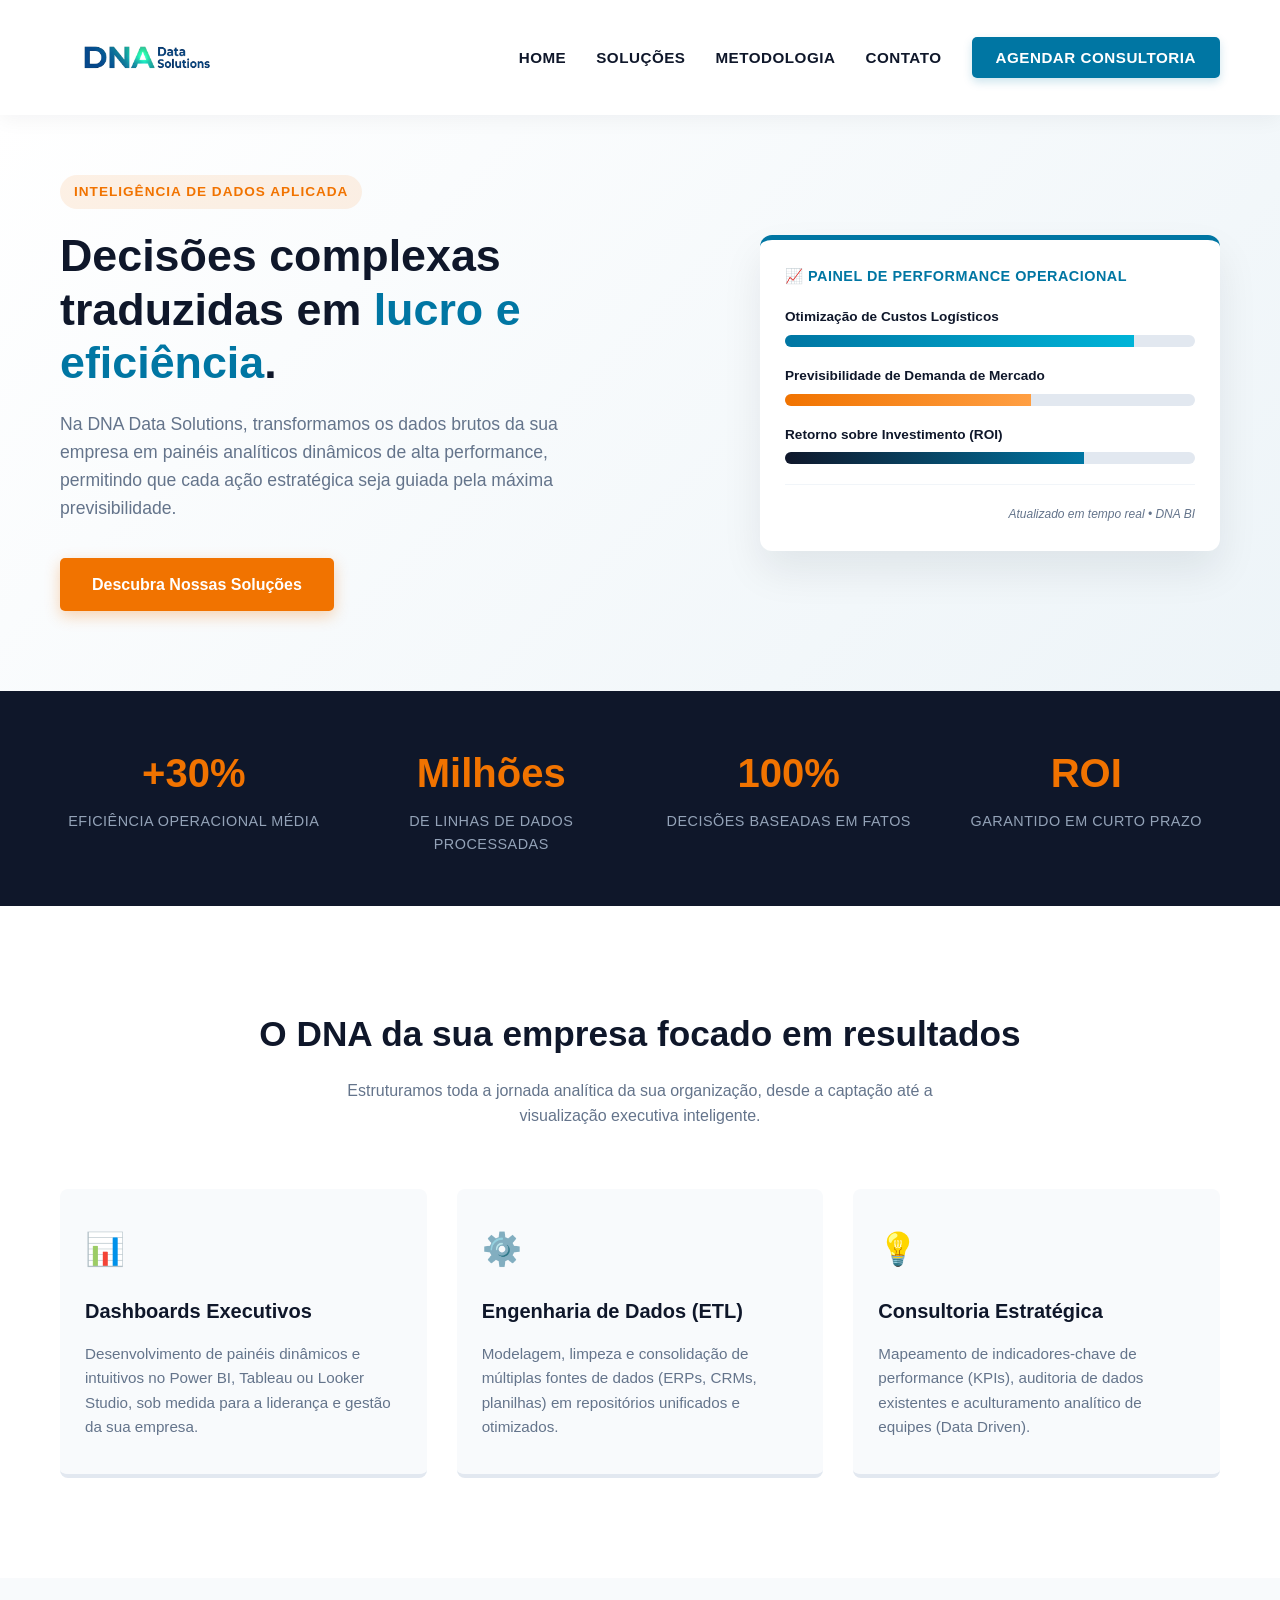
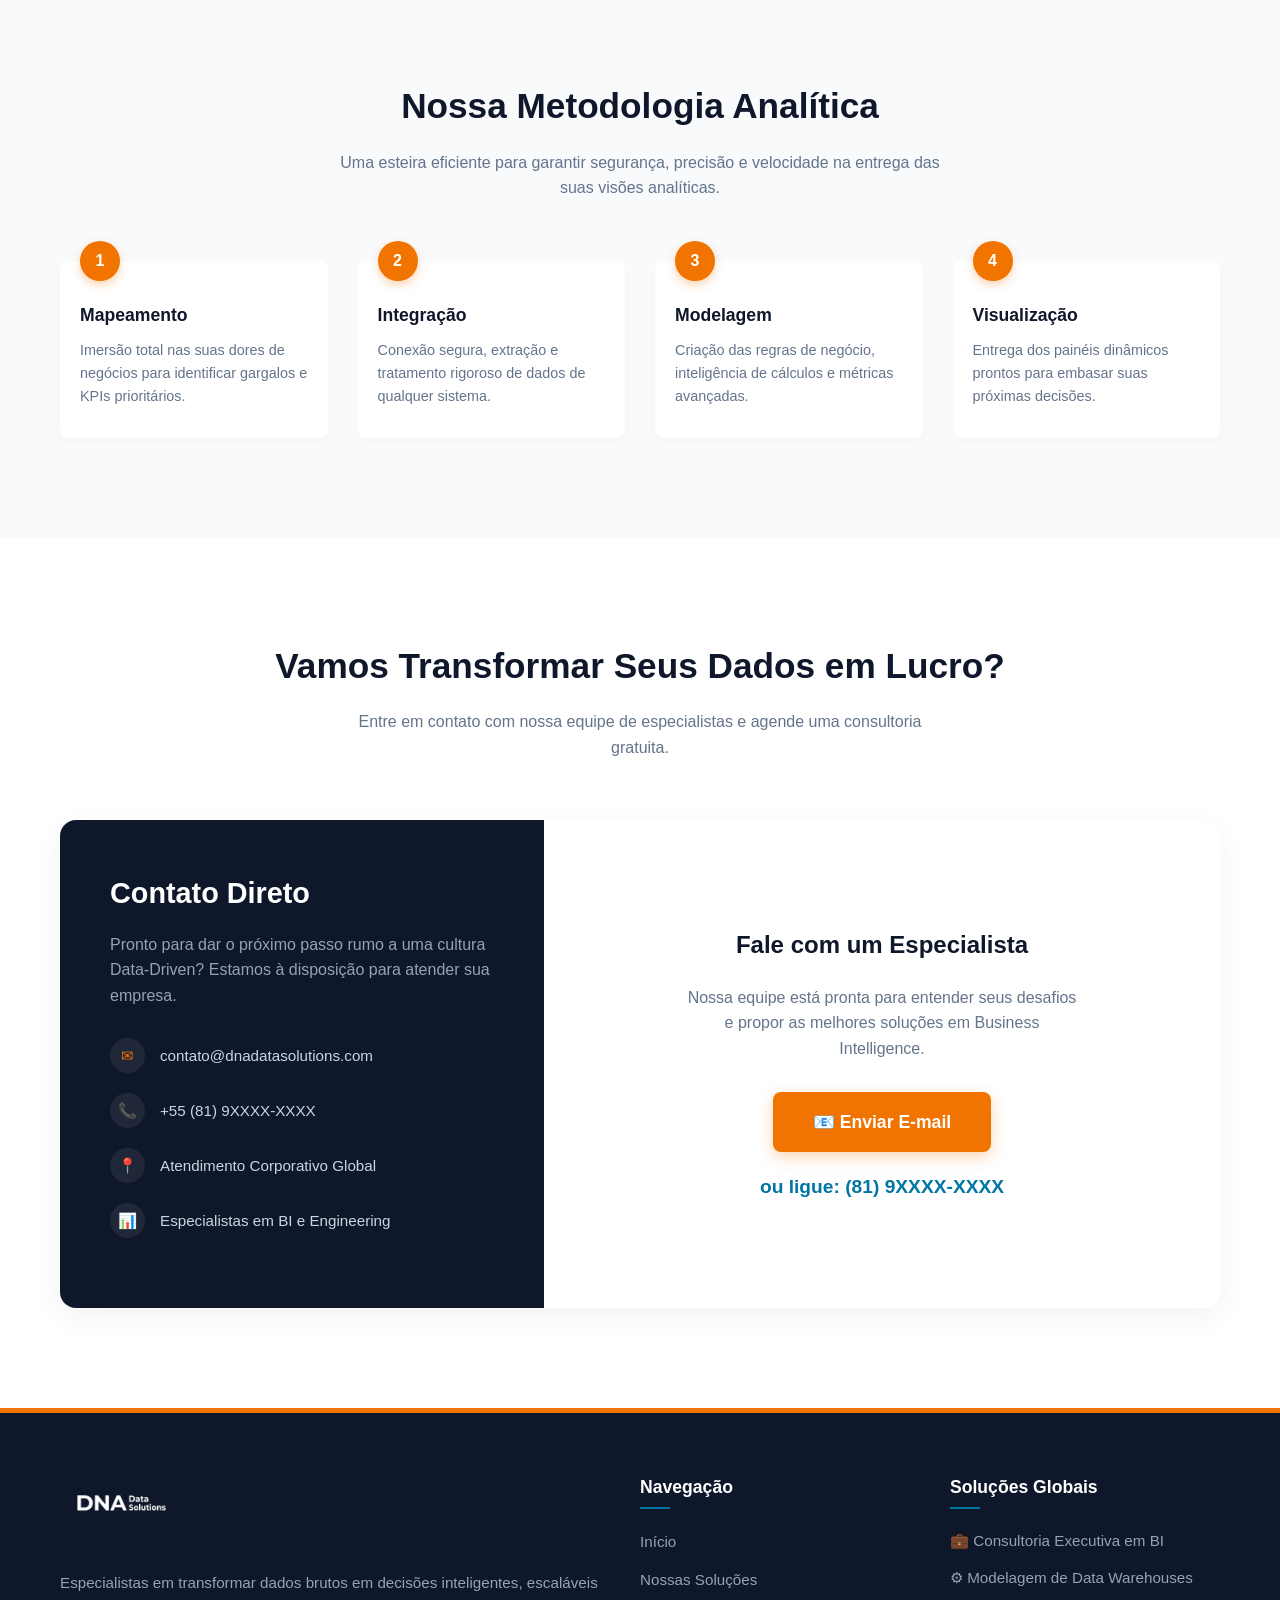
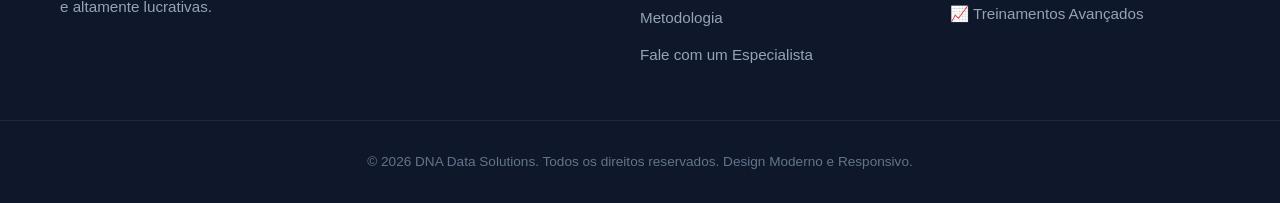
<file: index.html>
<!DOCTYPE html>
<html lang="pt-BR">
<head>
    <meta charset="UTF-8">
    <meta name="viewport" content="width=device-width, initial-scale=1.0, viewport-fit=cover">
    <title>DNA Data Solutions | Consultoria em Business Intelligence</title>
    <style>
        /* ==========================================================================
           RESET E CONFIGURAÇÕES GERAIS
           ========================================================================== */
        * {
            margin: 0;
            padding: 0;
            box-sizing: border-box;
            font-family: 'Segoe UI', Tahoma, Geneva, Verdana, sans-serif;
        }

        :root {
            --cor-primaria: #0f172a;    /* Azul Escuro Corporativo (Texto DNA) */
            --cor-secundaria: #0076a3;  /* Azul Intermediário (Gráfico/DNA) */
            --cor-acentuada: #f17300;   /* Laranja Vibrante (Seta de Crescimento) */
            --cor-fundo-claro: #f8fafc; /* Cinza Fundo Suave */
            --cor-texto-mutado: #64748b;/* Texto secundário */
            --transicao: all 0.3s cubic-bezier(0.25, 0.8, 0.25, 1);
        }

        html {
            scroll-behavior: smooth;
        }

        body {
            background-color: var(--cor-fundo-claro);
            color: var(--cor-primaria);
            overflow-x: hidden;
            line-height: 1.6;
        }

        .container {
            max-width: 1200px;
            margin: 0 auto;
            padding: 0 20px;
        }

        /* ==========================================================================
           HEADER & NAVBAR (Logo em Destaque Ampliado)
           ========================================================================== */
        .navbar {
            display: block;
            background-color: #ffffff;
            box-shadow: 0 4px 20px rgba(15, 23, 42, 0.05);
            position: sticky;
            top: 0;
            z-index: 1000;
            padding: 15px 0;
        }

        .navbar-container {
            display: flex;
            align-items: center;
            justify-content: space-between;
            flex-wrap: wrap;
            gap: 20px;
        }

        .brand-logo-wrapper img {
            height: 85px;
            width: auto;
            display: block;
            cursor: pointer;
            transition: var(--transicao);
        }

        .brand-logo-wrapper img:hover {
            transform: scale(1.02);
            filter: drop-shadow(0 4px 12px rgba(0, 118, 163, 0.15));
        }

        .nav-menu-wrapper {
            flex: 1;
            display: flex;
            justify-content: flex-end;
        }

        .nav-links {
            display: flex;
            list-style: none;
            gap: 30px;
            align-items: center;
            flex-wrap: wrap;
            justify-content: flex-end;
        }

        .nav-links a {
            text-decoration: none;
            color: var(--cor-primaria);
            font-weight: 600;
            font-size: 0.95rem;
            text-transform: uppercase;
            letter-spacing: 0.5px;
            transition: var(--transicao);
            position: relative;
            padding: 5px 0;
        }

        .nav-links a::after {
            content: '';
            position: absolute;
            bottom: 0;
            left: 0;
            width: 0;
            height: 2px;
            background-color: var(--cor-acentuada);
            transition: var(--transicao);
        }

        .nav-links a:hover {
            color: var(--cor-acentuada);
        }

        .nav-links a:hover::after {
            width: 100%;
        }

        .nav-links .btn-cta-nav {
            background-color: var(--cor-secundaria);
            color: #ffffff;
            padding: 12px 24px;
            border-radius: 5px;
            box-shadow: 0 4px 10px rgba(0, 118, 163, 0.2);
        }

        .nav-links .btn-cta-nav::after {
            display: none;
        }

        .nav-links .btn-cta-nav:hover {
            background-color: var(--cor-primaria);
            color: #ffffff;
            transform: translateY(-2px);
            box-shadow: 0 6px 14px rgba(15, 23, 42, 0.2);
        }

        /* ==========================================================================
           HERO SECTION
           ========================================================================== */
        .hero {
            background: linear-gradient(135deg, #ffffff 0%, #edf4f8 100%);
            padding: 60px 0 80px 0;
            position: relative;
        }

        .hero-layout {
            display: flex;
            flex-wrap: wrap;
            align-items: center;
            gap: 40px;
        }

        .hero-text {
            flex: 1.2;
            min-width: 280px;
        }

        .hero-visual {
            flex: 1;
            text-align: right;
            min-width: 280px;
        }

        .mockup-dashboard {
            background-color: #ffffff;
            border-radius: 12px;
            box-shadow: 0 20px 40px rgba(15, 23, 42, 0.08);
            padding: 25px;
            display: inline-block;
            width: 100%;
            max-width: 460px;
            text-align: left;
            border-top: 5px solid var(--cor-secundaria);
        }

        .hero-tag {
            background-color: rgba(241, 115, 0, 0.1);
            color: var(--cor-acentuada);
            padding: 6px 14px;
            border-radius: 20px;
            font-size: 0.85rem;
            font-weight: 700;
            text-transform: uppercase;
            letter-spacing: 1px;
            display: inline-block;
            margin-bottom: 20px;
        }

        .hero h1 {
            font-size: 2.8rem;
            line-height: 1.2;
            color: var(--cor-primaria);
            margin-bottom: 20px;
        }

        .hero h1 span {
            color: var(--cor-secundaria);
        }

        .hero p {
            font-size: 1.1rem;
            color: var(--cor-texto-mutado);
            margin-bottom: 35px;
            max-width: 540px;
        }

        .btn-principal {
            display: inline-block;
            background-color: var(--cor-acentuada);
            color: #ffffff;
            text-decoration: none;
            padding: 14px 32px;
            border-radius: 5px;
            font-weight: 600;
            box-shadow: 0 5px 15px rgba(241, 115, 0, 0.3);
            transition: var(--transicao);
        }

        .btn-principal:hover {
            transform: translateY(-3px);
            box-shadow: 0 8px 22px rgba(241, 115, 0, 0.4);
            background-color: #d66600;
        }

        .dash-row {
            display: block;
            margin-bottom: 15px;
        }
        .dash-bar {
            height: 12px;
            background-color: #e2e8f0;
            border-radius: 6px;
            margin-top: 6px;
            position: relative;
            overflow: hidden;
        }
        .dash-fill-1 { width: 85%; background: linear-gradient(90deg, var(--cor-secundaria), #00b4d8); height: 100%; }
        .dash-fill-2 { width: 60%; background: linear-gradient(90deg, var(--cor-acentuada), #ff9f43); height: 100%; }
        .dash-fill-3 { width: 73%; background: linear-gradient(90deg, var(--cor-primaria), var(--cor-secundaria)); height: 100%; }

        /* ==========================================================================
           MÉTRICAS / NÚMEROS
           ========================================================================== */
        .metricas {
            background-color: var(--cor-primaria);
            color: #ffffff;
            padding: 50px 0;
            text-align: center;
        }

        .metricas-grid {
            display: flex;
            flex-wrap: wrap;
            justify-content: space-between;
            gap: 30px;
        }

        .metrica-item {
            flex: 1;
            min-width: 180px;
        }

        .metrica-numero {
            font-size: 2.5rem;
            font-weight: 700;
            color: var(--cor-acentuada);
            margin-bottom: 5px;
        }

        .metrica-rotulo {
            font-size: 0.9rem;
            color: #94a3b8;
            text-transform: uppercase;
            letter-spacing: 0.5px;
        }

        /* ==========================================================================
           PILARES DE SERVIÇOS
           ========================================================================== */
        .servicos {
            padding: 100px 0;
            background-color: #ffffff;
        }

        .secao-titulo {
            text-align: center;
            margin-bottom: 60px;
        }

        .secao-titulo h2 {
            font-size: 2.2rem;
            color: var(--cor-primaria);
            margin-bottom: 15px;
        }

        .secao-titulo p {
            color: var(--cor-texto-mutado);
            font-size: 1rem;
            max-width: 600px;
            margin: 0 auto;
        }

        .servicos-row {
            display: flex;
            flex-wrap: wrap;
            gap: 30px;
        }

        .servico-card {
            flex: 1;
            background-color: var(--cor-fundo-claro);
            padding: 35px 25px;
            border-radius: 8px;
            border-bottom: 4px solid #e2e8f0;
            transition: var(--transicao);
        }

        .servico-card:hover {
            transform: translateY(-10px);
            border-bottom-color: var(--cor-secundaria);
            box-shadow: 0 15px 30px rgba(15, 23, 42, 0.05);
            background-color: #ffffff;
        }

        .servico-icon {
            font-size: 2rem;
            margin-bottom: 20px;
            color: var(--cor-secundaria);
            display: inline-block;
        }

        .servico-card h3 {
            font-size: 1.25rem;
            margin-bottom: 15px;
            color: var(--cor-primaria);
        }

        .servico-card p {
            font-size: 0.95rem;
            color: var(--cor-texto-mutado);
        }

        /* ==========================================================================
           PROCESSO METODOLÓGICO
           ========================================================================== */
        .processo {
            padding: 100px 0;
            background-color: var(--cor-fundo-claro);
        }

        .processo-linha {
            display: flex;
            flex-wrap: wrap;
            gap: 30px;
        }

        .passo-item {
            flex: 1;
            position: relative;
            background: #ffffff;
            padding: 30px 20px;
            border-radius: 8px;
            box-shadow: 0 4px 10px rgba(0,0,0,0.02);
        }

        .passo-numero {
            position: absolute;
            top: -20px;
            left: 20px;
            background-color: var(--cor-acentuada);
            color: #ffffff;
            width: 40px;
            height: 40px;
            border-radius: 50%;
            font-weight: 700;
            text-align: center;
            line-height: 40px;
            box-shadow: 0 4px 10px rgba(241, 115, 0, 0.3);
        }

        .passo-item h4 {
            margin-top: 10px;
            margin-bottom: 10px;
            font-size: 1.1rem;
        }

        .passo-item p {
            font-size: 0.9rem;
            color: var(--cor-texto-mutado);
        }

        /* ==========================================================================
           SEÇÃO DE CONTATO INFORMATIVA (SEM FORMULÁRIO)
           ========================================================================== */
        .contato-secao {
            padding: 100px 0;
            background-color: #ffffff;
        }

        .contato-wrapper {
            display: flex;
            flex-wrap: wrap;
            background-color: var(--cor-fundo-claro);
            border-radius: 16px;
            overflow: hidden;
            box-shadow: 0 10px 30px rgba(15, 23, 42, 0.05);
        }

        .contato-info-box {
            flex: 1;
            background-color: var(--cor-primaria);
            color: #ffffff;
            padding: 50px;
        }

        .contato-info-box h3 {
            font-size: 1.8rem;
            margin-bottom: 15px;
            color: #ffffff;
        }

        .contato-info-box p {
            color: #94a3b8;
            margin-bottom: 30px;
            font-size: 1rem;
        }

        .lista-detalhes {
            list-style: none;
        }

        .lista-detalhes li {
            margin-bottom: 20px;
            display: flex;
            align-items: center;
            gap: 15px;
            font-size: 0.95rem;
            color: #cbd5e1;
        }

        .lista-detalhes .icon-circulo {
            background-color: rgba(255,255,255,0.07);
            width: 35px;
            height: 35px;
            border-radius: 50%;
            text-align: center;
            line-height: 35px;
            color: var(--cor-acentuada);
        }

        .contato-acoes {
            flex: 1.5;
            padding: 50px;
            background-color: #ffffff;
            display: flex;
            flex-direction: column;
            justify-content: center;
            align-items: center;
            text-align: center;
        }

        .contato-acoes h4 {
            font-size: 1.5rem;
            color: var(--cor-primaria);
            margin-bottom: 20px;
        }

        .contato-acoes p {
            color: var(--cor-texto-mutado);
            margin-bottom: 30px;
            max-width: 400px;
        }

        .btn-contato-grande {
            display: inline-block;
            background-color: var(--cor-acentuada);
            color: #ffffff;
            text-decoration: none;
            padding: 16px 40px;
            border-radius: 8px;
            font-weight: 700;
            font-size: 1.1rem;
            transition: var(--transicao);
            box-shadow: 0 5px 15px rgba(241, 115, 0, 0.3);
        }

        .btn-contato-grande:hover {
            transform: translateY(-3px);
            background-color: #d66600;
            box-shadow: 0 8px 22px rgba(241, 115, 0, 0.4);
        }

        .email-destaque {
            font-size: 1.2rem;
            color: var(--cor-secundaria);
            font-weight: 600;
            margin-top: 20px;
            word-break: break-all;
        }

        /* ==========================================================================
           FOOTER
           ========================================================================== */
        footer {
            background-color: var(--cor-primaria);
            color: #ffffff;
            padding: 60px 0 30px 0;
            border-top: 5px solid var(--cor-acentuada);
        }

        .footer-layout {
            display: flex;
            flex-wrap: wrap;
            gap: 40px;
            margin-bottom: 40px;
        }

        .footer-col-main {
            flex: 2;
            min-width: 200px;
        }

        .footer-col-links {
            flex: 1;
            min-width: 150px;
        }

        .footer-col-contato {
            flex: 1;
            min-width: 180px;
        }

        .footer-logo {
            height: 60px;
            margin-bottom: 20px;
            filter: brightness(0) invert(1);
        }

        .footer-layout h5 {
            font-size: 1.1rem;
            color: #ffffff;
            margin-bottom: 20px;
            position: relative;
            padding-bottom: 8px;
        }

        .footer-layout h5::after {
            content: '';
            position: absolute;
            bottom: 0;
            left: 0;
            width: 30px;
            height: 2px;
            background-color: var(--cor-secundaria);
        }

        .footer-menu {
            list-style: none;
        }

        .footer-menu li {
            margin-bottom: 12px;
        }

        .footer-menu a {
            color: #94a3b8;
            text-decoration: none;
            font-size: 0.95rem;
            transition: var(--transicao);
        }

        .footer-menu a:hover {
            color: var(--cor-acentuada);
            padding-left: 5px;
        }

        .contato-info p {
            color: #94a3b8;
            font-size: 0.95rem;
            margin-bottom: 12px;
        }

        .footer-bottom {
            border-top: 1px solid #1e293b;
            padding-top: 30px;
            text-align: center;
            font-size: 0.85rem;
            color: #64748b;
        }

        /* Responsividade extra */
        @media (max-width: 768px) {
            .navbar-container {
                flex-direction: column;
                align-items: center;
            }
            .nav-menu-wrapper {
                justify-content: center;
            }
            .nav-links {
                gap: 15px;
                justify-content: center;
            }
            .hero h1 {
                font-size: 2rem;
            }
            .hero-layout {
                flex-direction: column;
            }
            .hero-visual {
                text-align: center;
            }
            .metricas-grid {
                flex-direction: column;
                align-items: center;
            }
            .servicos-row, .processo-linha {
                flex-direction: column;
            }
            .contato-wrapper {
                flex-direction: column;
            }
            .contato-info-box, .contato-acoes {
                width: 100%;
            }
        }
    </style>
</head>
<body>

    <!-- ==========================================
         BARRA DE NAVEGAÇÃO (NAVBAR)
         ========================================== -->
    <header class="navbar">
        <div class="container navbar-container">
            <div class="brand-logo-wrapper">
                <a href="#home">
                    <img src="logo.png" alt="DNA Data Solutions - Consultoria em Business Intelligence">
                </a>
            </div>
            
            <nav class="nav-menu-wrapper">
                <ul class="nav-links">
                    <li><a href="#home">Home</a></li>
                    <li><a href="#servicos">Soluções</a></li>
                    <li><a href="#metodologia">Metodologia</a></li>
                    <li><a href="#contato">Contato</a></li>
                    <li><a href="#contato" class="btn-cta-nav">Agendar Consultoria</a></li>
                </ul>
            </nav>
        </div>
    </header>

    <!-- ==========================================
         HERO SECTION
         ========================================== -->
    <section id="home" class="hero">
        <div class="container hero-layout">
            <div class="hero-text">
                <div class="hero-tag">Inteligência de Dados Aplicada</div>
                <h1>Decisões complexas traduzidas em <span>lucro e eficiência</span>.</h1>
                <p>Na DNA Data Solutions, transformamos os dados brutos da sua empresa em painéis analíticos dinâmicos de alta performance, permitindo que cada ação estratégica seja guiada pela máxima previsibilidade.</p>
                <a href="#servicos" class="btn-principal">Descubra Nossas Soluções</a>
            </div>
            
            <div class="hero-visual">
                <div class="mockup-dashboard">
                    <p style="font-weight: 700; font-size: 0.9rem; margin-bottom: 15px; color: var(--cor-secundaria); text-transform:uppercase; letter-spacing:0.5px;">📈 Painel de Performance Operacional</p>
                    <div class="dash-row">
                        <span style="font-size:0.85rem; font-weight:600;">Otimização de Custos Logísticos</span>
                        <div class="dash-bar"><div class="dash-fill-1"></div></div>
                    </div>
                    <div class="dash-row">
                        <span style="font-size:0.85rem; font-weight:600;">Previsibilidade de Demanda de Mercado</span>
                        <div class="dash-bar"><div class="dash-fill-2"></div></div>
                    </div>
                    <div class="dash-row">
                        <span style="font-size:0.85rem; font-weight:600;">Retorno sobre Investimento (ROI)</span>
                        <div class="dash-bar"><div class="dash-fill-3"></div></div>
                    </div>
                    <div style="margin-top:20px; padding-top:15px; border-top:1px solid #f1f5f9; text-align:right;">
                        <span style="font-size:0.75rem; color:var(--cor-texto-mutado); font-style:italic;">Atualizado em tempo real • DNA BI</span>
                    </div>
                </div>
            </div>
        </div>
    </section>

    <!-- ==========================================
         SESSÃO DE MÉTRICAS
         ========================================== -->
    <section class="metricas">
        <div class="container metricas-grid">
            <div class="metrica-item">
                <div class="metrica-numero">+30%</div>
                <div class="metrica-rotulo">Eficiência Operacional Média</div>
            </div>
            <div class="metrica-item">
                <div class="metrica-numero">Milhões</div>
                <div class="metrica-rotulo">De Linhas de Dados Processadas</div>
            </div>
            <div class="metrica-item">
                <div class="metrica-numero">100%</div>
                <div class="metrica-rotulo">Decisões Baseadas em Fatos</div>
            </div>
            <div class="metrica-item">
                <div class="metrica-numero">ROI</div>
                <div class="metrica-rotulo">Garantido em Curto Prazo</div>
            </div>
        </div>
    </section>

    <!-- ==========================================
         SOLUÇÕES / SERVIÇOS
         ========================================== -->
    <section id="servicos" class="servicos">
        <div class="container">
            <div class="secao-titulo">
                <h2>O DNA da sua empresa focado em resultados</h2>
                <p>Estruturamos toda a jornada analítica da sua organização, desde a captação até a visualização executiva inteligente.</p>
            </div>
            
            <div class="servicos-row">
                <div class="servico-card">
                    <div class="servico-icon">📊</div>
                    <h3>Dashboards Executivos</h3>
                    <p>Desenvolvimento de painéis dinâmicos e intuitivos no Power BI, Tableau ou Looker Studio, sob medida para a liderança e gestão da sua empresa.</p>
                </div>
                <div class="servico-card">
                    <div class="servico-icon">⚙️</div>
                    <h3>Engenharia de Dados (ETL)</h3>
                    <p>Modelagem, limpeza e consolidação de múltiplas fontes de dados (ERPs, CRMs, planilhas) em repositórios unificados e otimizados.</p>
                </div>
                <div class="servico-card">
                    <div class="servico-icon">💡</div>
                    <h3>Consultoria Estratégica</h3>
                    <p>Mapeamento de indicadores-chave de performance (KPIs), auditoria de dados existentes e aculturamento analítico de equipes (Data Driven).</p>
                </div>
            </div>
        </div>
    </section>

    <!-- ==========================================
         METODOLOGIA DE TRABALHO
         ========================================== -->
    <section id="metodologia" class="processo">
        <div class="container">
            <div class="secao-titulo">
                <h2>Nossa Metodologia Analítica</h2>
                <p>Uma esteira eficiente para garantir segurança, precisão e velocidade na entrega das suas visões analíticas.</p>
            </div>
            
            <div class="processo-linha">
                <div class="passo-item">
                    <div class="passo-numero">1</div>
                    <h4>Mapeamento</h4>
                    <p>Imersão total nas suas dores de negócios para identificar gargalos e KPIs prioritários.</p>
                </div>
                <div class="passo-item">
                    <div class="passo-numero">2</div>
                    <h4>Integração</h4>
                    <p>Conexão segura, extração e tratamento rigoroso de dados de qualquer sistema.</p>
                </div>
                <div class="passo-item">
                    <div class="passo-numero">3</div>
                    <h4>Modelagem</h4>
                    <p>Criação das regras de negócio, inteligência de cálculos e métricas avançadas.</p>
                </div>
                <div class="passo-item">
                    <div class="passo-numero">4</div>
                    <h4>Visualização</h4>
                    <p>Entrega dos painéis dinâmicos prontos para embasar suas próximas decisões.</p>
                </div>
            </div>
        </div>
    </section>

    <!-- ==========================================
         SEÇÃO DE CONTATO INFORMATIVA (SEM FORMULÁRIO)
         ========================================== -->
    <section id="contato" class="contato-secao">
        <div class="container">
            <div class="secao-titulo">
                <h2>Vamos Transformar Seus Dados em Lucro?</h2>
                <p>Entre em contato com nossa equipe de especialistas e agende uma consultoria gratuita.</p>
            </div>

            <div class="contato-wrapper">
                <div class="contato-info-box">
                    <h3>Contato Direto</h3>
                    <p>Pronto para dar o próximo passo rumo a uma cultura Data-Driven? Estamos à disposição para atender sua empresa.</p>
                    
                    <ul class="lista-detalhes">
                        <li><span class="icon-circulo">✉</span> contato@dnadatasolutions.com</li>
                        <li><span class="icon-circulo">📞</span> +55 (81) 9XXXX-XXXX</li>
                        <li><span class="icon-circulo">📍</span> Atendimento Corporativo Global</li>
                        <li><span class="icon-circulo">📊</span> Especialistas em BI e Engineering</li>
                    </ul>
                </div>

                <div class="contato-acoes">
                    <h4>Fale com um Especialista</h4>
                    <p>Nossa equipe está pronta para entender seus desafios e propor as melhores soluções em Business Intelligence.</p>
                    <a href="mailto:contato@dnadatasolutions.com.br" class="btn-contato-grande">📧 Enviar E-mail</a>
                    <div class="email-destaque">
                        ou ligue: (81) 9XXXX-XXXX
                    </div>
                </div>
            </div>
        </div>
    </section>

    <!-- ==========================================
         RODAPÉ (FOOTER)
         ========================================== -->
    <footer>
        <div class="container footer-layout">
            <div class="footer-col-main">
                <img src="logo.png" alt="DNA Data Solutions" class="footer-logo">
                <p style="color: #94a3b8; font-size: 0.95rem; margin-top: 10px;">Especialistas em transformar dados brutos em decisões inteligentes, escaláveis e altamente lucrativas.</p>
            </div>
            <div class="footer-col-links">
                <h5>Navegação</h5>
                <ul class="footer-menu">
                    <li><a href="#home">Início</a></li>
                    <li><a href="#servicos">Nossas Soluções</a></li>
                    <li><a href="#metodologia">Metodologia</a></li>
                    <li><a href="#contato">Fale com um Especialista</a></li>
                </ul>
            </div>
            <div class="footer-col-contato">
                <h5>Soluções Globais</h5>
                <div class="contato-info">
                    <p>💼 Consultoria Executiva em BI</p>
                    <p>⚙ Modelagem de Data Warehouses</p>
                    <p>📈 Treinamentos Avançados</p>
                </div>
            </div>
        </div>
        <div class="footer-bottom">
            <div class="container">
                <p>&copy; 2026 DNA Data Solutions. Todos os direitos reservados. Design Moderno e Responsivo.</p>
            </div>
        </div>
    </footer>

</body>
</html>
</file>
